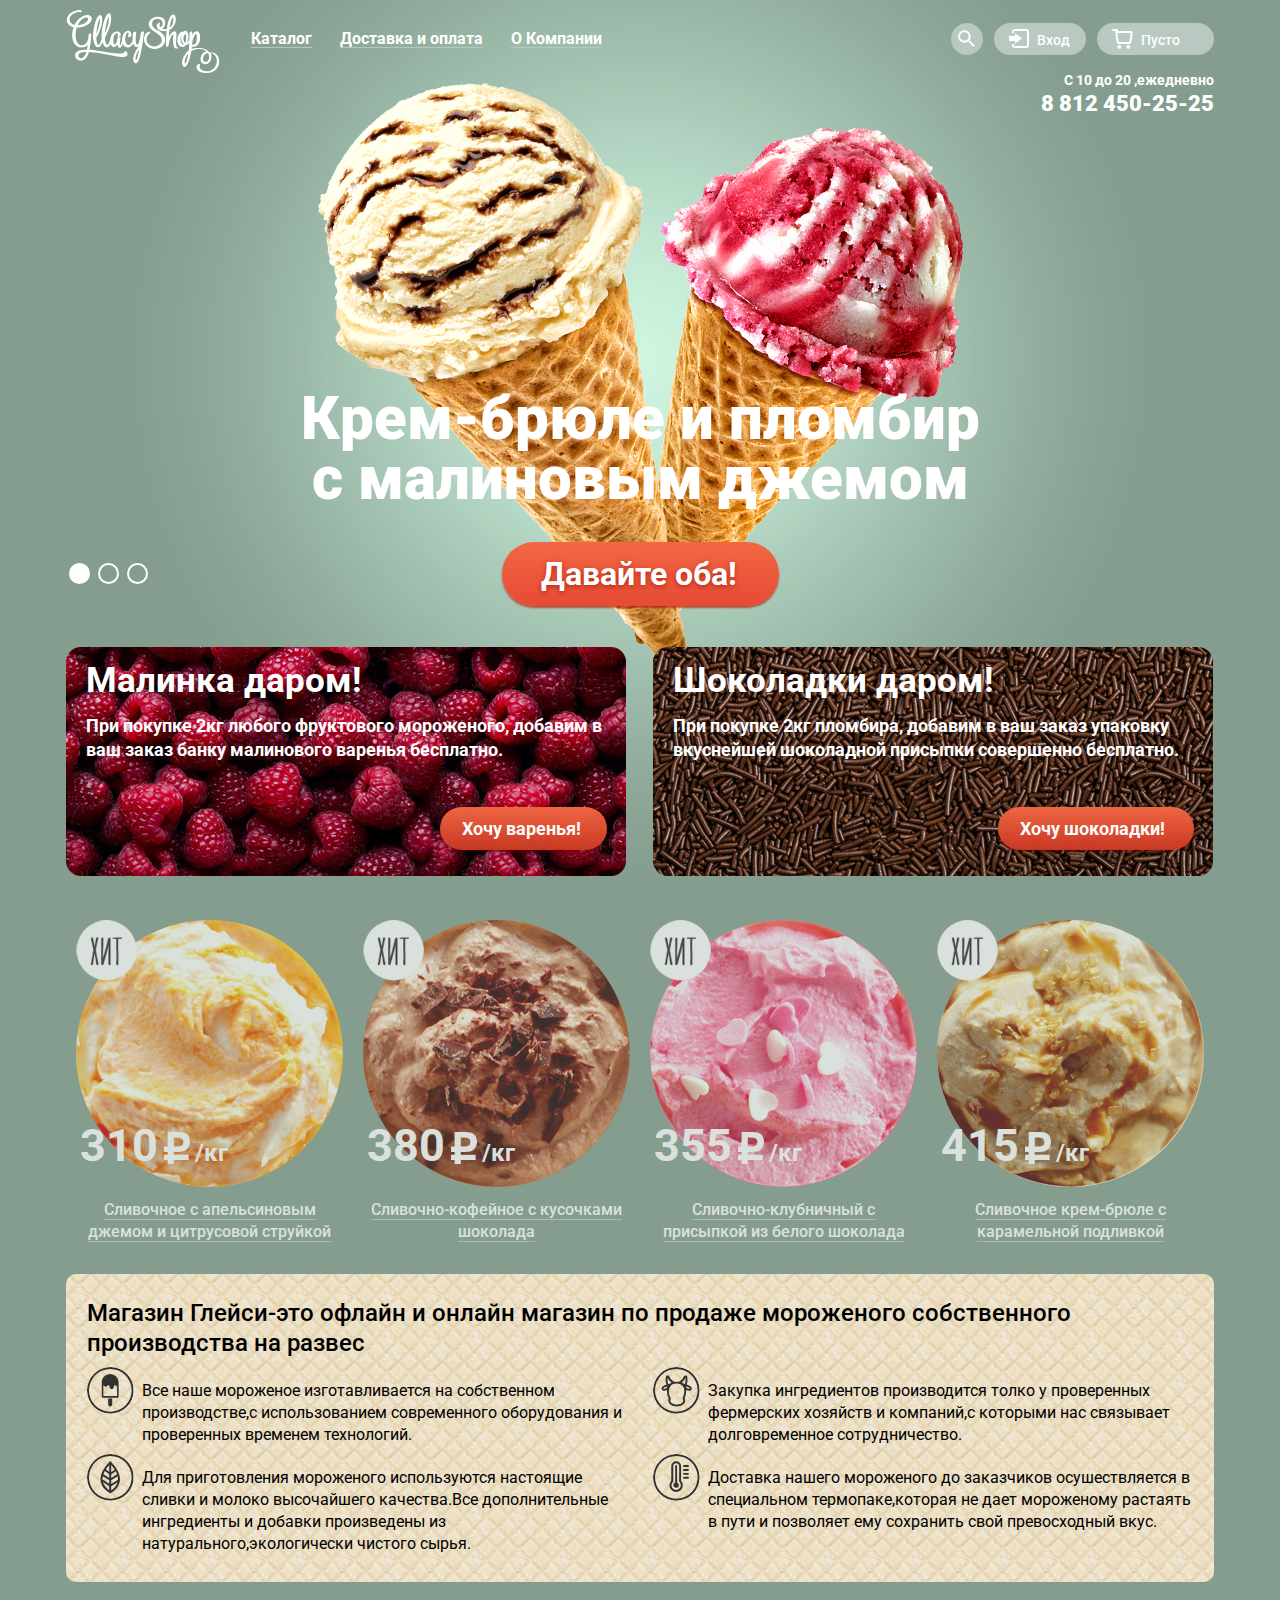
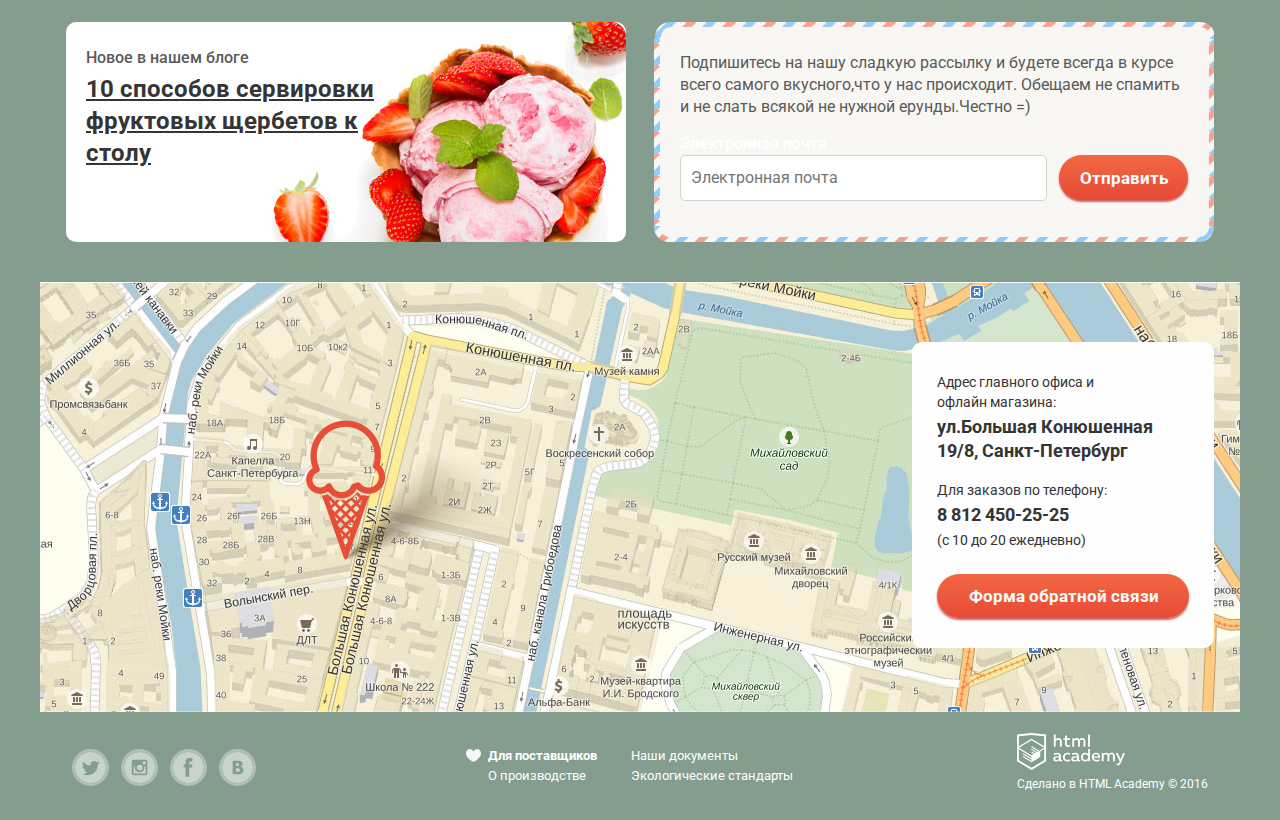
<file: index.html>
<!DOCTYPE html>
<html lang="ru">
  <head>
    <meta charset="utf-8">
	<title>Личный проект «Глейси»</title>
	<link href="css/normalize.css" rel="stylesheet">
	<link href='https://fonts.googleapis.com/css?family=Roboto:400,500,700,900,300&subset=latin,cyrillic' rel='stylesheet' type='text/css'>
	<link href="css/style-min.css" rel="stylesheet">
  </head>
  <body>
  <input type="radio" id="btn-1" name="toggle" checked>
  <input type="radio" id="btn-2" name="toggle">
  <input type="radio" id="btn-3" name="toggle">
  <div class="site-wrapper">
  <div class="content-wrapper">
  <header class="main-header">
	<div class="container clearfix">
	  <a class="logo" href="#">
		<img src="img/index-logo.svg" width="154" height="63" alt="main-logo">
      </a>
	  <nav class="main-navigation">
        <ul class="main-menu">
          <li>
            <a href="../134826-gllacy/catalog.html">Каталог</a>
			<ul class="sub-menu">
		      <li class="title"><a href="#">Новинки</a></li>
		      <li><a href="#">Сливочное</a></li>
			  <li><a href="#">Щербеты</a></li>
			  <li><a href="#">Фруктовый лед</a></li>
			  <li><a href="#">Мелорин</a></li>
		    </ul>  
          </li>
          <li>
            <a href="#">Доставка и оплата</a>
          </li>
          <li>
            <a href="#">О Компании</a>
	      </li>
        </ul>
      </nav>
	  <div class="user-block">
		<ul class="user-block-icons">
		  <li>
			<a class="search"></a>
			<div class="search-area">
			  <form action="#" method="post">
			  <label class="top" for="search-id">Что ищем!</label>
		      <input type="search" name="searching" placeholder="Что ищем!" id="search-id">
			  </form>
			</div>
		  </li>
		  <li>
			<a class="login">Вход</a>
			<div class="login-area"> 
			  <form action="#" method="post" class="clearfix">
			    <label class="top" for="login-id1">Электронная почта</label>
				<input type="email" name="emailing" placeholder="Электронная почта" id="login-id1">
			    <label class="top" for="login-id2">Пароль</label>
				<input type="password" name="password" placeholder="Пароль" id="login-id2">
				<input type="submit" value="Войти" class="button">
				<div class="login-ref">
				  <a href="#">Забыли пароль?</a>
				  <a href="#">Новая регистрация</a>
				</div>
			  </form>
			</div>
		  </li>
	      <li>
			<a class="cart-empty">Пусто</a>
			<a class="cart-full">2 товара</a>
			<div class="cart-area">
			  <table>
				<tr>
				  <td><img src="img/x.svg" width="11" height="11" alt="small-photo3"></td>
			      <td><img src="img/small-cream-1.png" width="33" height="33" alt="small photo1"></td>
				  <td class="td-3">Пломбир с апельсиновым джемом</td>
				  <td class="td-4">1.5 кг x <span class="clr">200 руб.</span></td>
				  <td class="td-5">300 руб.</td>
				</tr>
				<tr class="line">
				   <td><img src="img/x.svg" width="11" height="11" alt="small-photo4"></td>
				   <td><img src="img/small-cream-2.png" width="33" height="33" alt="small photo2"></td>
				   <td class="td-3">Клубничный пломбир с присыпкой из белого шоколада</td>
				   <td class="td-4">1.5 кг x <span class="clr">300 руб.</span></td>
				   <td class="td-5">450 руб.</td>
				</tr>
				<tr>
				  <td></td>
				  <td></td>
				  <td></td>
				  <td colspan="2" class="total"><b>Итого: 750 руб.</b></td>
				</tr>
			  </table>
              <a class="button">Оформить заказ!</a>				
			</div>
	      </li>
		</ul>
        <div class="schedule">С 10 до 20 ,ежедневно</div>
		<div class="phone"><a href="tel:88124502525">8 812 450-25-25</a></div>
	  </div>
    </div>
  </header>
  <main>
	<div class="container">
	  <div class="slider">
        <div class="slide" id="slide1">
          <div class="slide-title">Крем-брюле и пломбир с малиновым джемом</div>
          <a class="slide-btn" href="#">Давайте оба!</a>
        </div>
        <div class="slide" id="slide2">
          <div class="slide-title">Шоколадный пломбир и лимонный сорбет</div>
          <a class="slide-btn" href="#">Давайте оба!</a>
        </div>
        <div class="slide" id="slide3">
          <div class="slide-title">Пломбир с помадкой и клубничный щербет</div>
          <a class="slide-btn" href="#">Давайте оба!</a>
        </div>
		<div class="slider-controls">
          <label for="btn-1"></label>
          <label for="btn-2"></label>
          <label for="btn-3"></label>
        </div>
      </div>
      <section class="free clearfix">		
        <article class="free-raspberry">
		  <h2 class="free-header">Малинка даром!</h2>
		  <p>При покупке 2кг любого фруктового мороженого, добавим в ваш заказ банку малинового варенья бесплатно.</p>
		  <a class="button" href="#">Хочу варенья!</a> 
        </article>
        <article class="free-chocolate">
		  <h2 class="free-header">Шоколадки даром!</h2>
		  <p>При покупке 2кг пломбира, добавим в ваш заказ упаковку вкуснейшей шоколадной присыпки совершенно бесплатно.</p>
		  <a class="button" href="#">Хочу шоколадки!</a>
        </article>
	  </section>
      <section class="icecream clearfix">
		<article class="cream-cover">
		  <div class="cream orange">
		    <img src="img/index-orange.png" width="267" height="267" alt="orange">
			<div class="popular">Хит</div>
		    <div class="price-mass">
			  <span class="price">310</span>
			  <span class="mass">/кг</span>
		    </div>
		    <a href="#">Сливочное с апельсиновым джемом и цитрусовой струйкой</a>
		  </div>
		  <a class="button" href="#">Быстрый просмотр</a>
		</article>
		<article class="cream-cover"> 
		  <div class="cream coffee">
		    <img src="img/index-coffee.png" width="267" height="267" alt="coffee">
			<div class="popular">Хит</div>
		    <div class="price-mass">
			  <span class="price">380</span>
			  <span class="mass">/кг</span>
			</div>
			<a href="#">Сливочно-кофейное с кусочками шоколада</a>
		  </div>
		  <a class="button" href="#">Быстрый просмотр</a>
		</article>
		<article class="cream-cover">
		  <div class="cream strawberry">
		    <img src="img/index-strawberry.png" width="267" height="267" alt="strawberry">
			<div class="popular">Хит</div>
		    <div class="price-mass">
			  <span class="price">355</span>
			  <span class="mass">/кг</span>
			</div>
			<a href="#">Сливочно-клубничный с присыпкой из белого шоколада</a>
		  </div>
		  <a class="button" href="#">Быстрый просмотр</a>
		</article>
		<article class="cream-cover">
		  <div class="cream caramel">
		    <img src="img/index-caramel.png" width="267" height="267" alt="caramel">
			<div class="popular">Хит</div>
		    <div class="price-mass">
			  <span class="price">415</span>
			  <span class="mass">/кг</span>
			</div>
			<a href="#">Сливочное крем-брюле с карамельной подливкой</a>
		  </div>
		  <a class="button" href="#">Быстрый просмотр</a>
		</article>
        </section>	
        <article class="shop-info">
		    <h3 class="shop-header">Магазин Глейси-это офлайн и онлайн магазин по продаже мороженого собственного производства на развес</h3>
		    <div class="details clearfix">
		      <div class="details-left">
			    <div class="details-left-top"><p>Все наше мороженое изготавливается на собственном производстве,с использованием современного оборудования и проверенных временем технологий.</p></div>
		        <div class="details-left-bottom"><p>Для приготовления мороженого используются настоящие сливки и молоко высочайшего качества.Все дополнительные ингредиенты и добавки произведены из натурального,экологически чистого сырья.</p></div>
			  </div>
		      <div class="details-right">
			    <div class="details-right-top"><p>Закупка ингредиентов производится толко у проверенных фермерских хозяйств и компаний,с которыми нас связывает долговременное сотрудничество.</p></div>
		        <div class="details-right-bottom"><p>Доставка нашего мороженого до заказчиков осушествляется в специальном термопаке,которая не дает мороженому растаять в пути и позволяет ему сохранить свой превосходный вкус.</p></div>
		      </div>
            </div>			
        </article>	
        <section class="add-info clearfix">
		  <div class="blog">
 		    <p>Новое в нашем блоге</p>
		    <a href="#">10 способов сервировки фруктовых щербетов к столу</a>
		  </div>
          <div class="subscription">
		    <p>Подпишитесь на нашу сладкую рассылку и будете всегда в курсе всего самого вкусного,что у нас происходит.
		       Обещаем не спамить и не слать всякой не нужной ерунды.Честно =)</p>
		    <form action="#" method="post">
		      <label class="top" for="subscribe">Электронная почта</label>
			  <input type="email" name="email" placeholder="Электронная почта" id="subscribe">
			  <input type="submit" value="Отправить" class="button">
		    </form>			
		  </div>
		</section>
	  </div>
      <div class="map">
	    <div class="container clearfix">
		  <div class="map-icon"></div>
		  <div class="contacts">
		    <div class="contacts-address">
		      <p>Адрес главного офиса и<br>офлайн магазина:</p>
			  <p class="bold">ул.Большая Конюшенная<br>19/8, Санкт-Петербург</p>
			</div>
			<div class="contacts-phone">
			  <p>Для заказов по телефону:</p>
			  <p class="bold">8 812 450-25-25</p>
			  <p>(с 10 до 20 ежедневно)</p>
			</div>
			<a class="button" href="#">Форма обратной связи</a>
			<div class="contacts-form">
			  <h3 class="user-header">Мы обязательно вам ответим!</h3>
			  <form>
			    <input type="text" placeholder="Как вас зовут?">
			    <input type="text" placeholder="Ваша почта для ответа?">
				<textarea rows="6" placeholder="Напишите что нибудь..."></textarea>
				<input type="submit" value="Отправить">
			  </form>	
			</div>
		  </div>
		</div>
      </div>
	</main>
    <footer class="main-footer">
	  <div class="container clearfix">
	    <section class="footer-social">
		  <ul>
		    <li>
			  <a class="social social-tw" href="#">tw</a>
			</li>
		    <li>
			  <a class="social social-inst" href="#">inst</a>
			</li>
		    <li>
			  <a class="social social-fb" href="#">fb</a>
			</li>
		    <li>
			  <a class="social social-vk" href="#">vk</a>
			</li>
		  </ul>
		</section>
		<section class="footer-reference clearfix">
		  <ul class="reference-left">
		    <li>
			  <a href="#"><b>Для поставщиков</b></a>
			</li>  
		    <li>
			  <a href="#">О производстве</a>
			</li>
	      </ul>
		  <ul class="reference-right">
		    <li>
			  <a href="#">Наши документы</a>
			</li>
		    <li>
			  <a href="#">Экологические стандарты</a>
			</li>
		  </ul>
		</section>
		<section class="footer-copyright">
		  <div class="cite-icon">
		    <a href="https://htmlacademy.ru/"></a>
		  </div>
		  <div class="cite-info">
		    Сделано в <a href="https://htmlacademy.ru/">HTML Academy</a> © 2016
          </div>		   
		</section>
	  </div>	
    </footer>
  </div>
  </div>	
  </body>
</html>
</file>
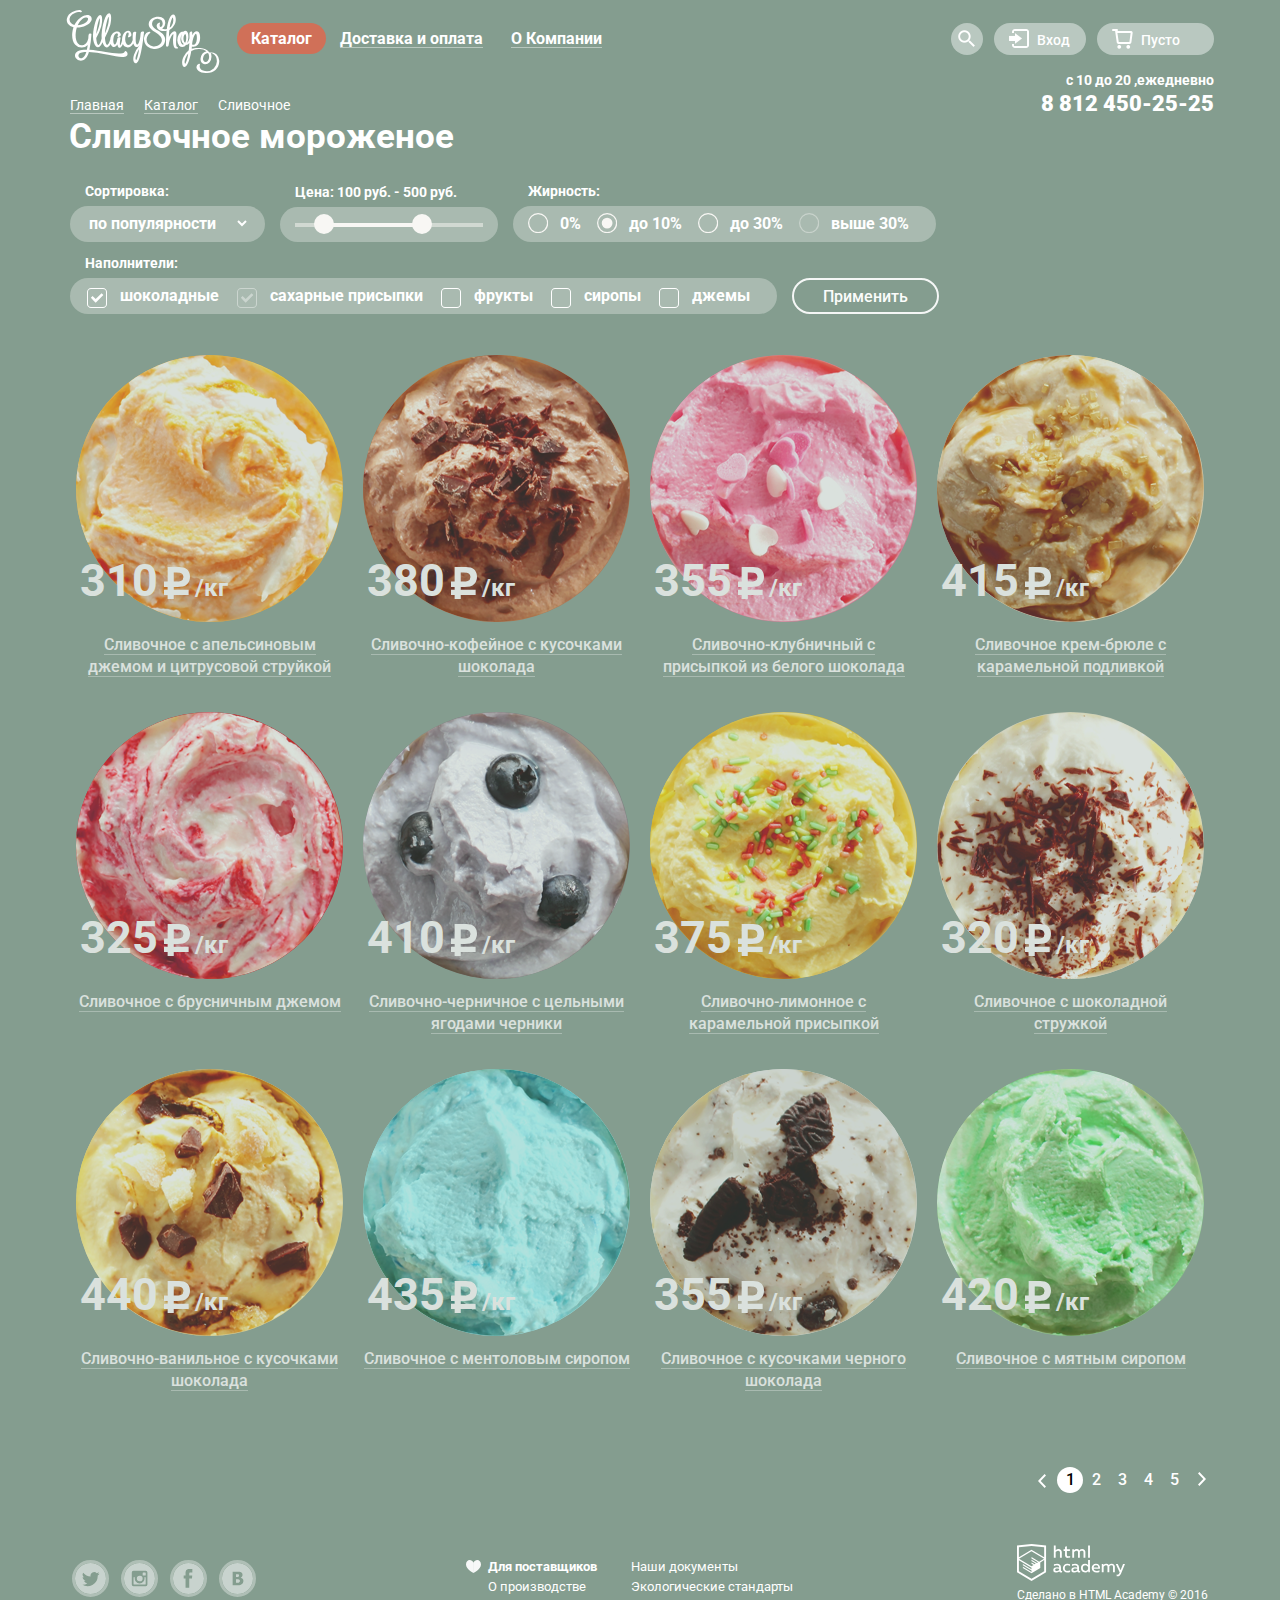
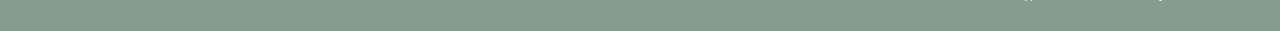
<file: catalog.html>
<!DOCTYPE html>
<html lang="ru">
  <head>
    <meta charset="utf-8">
	<title>Личный проект «Глейси»</title>
	<link href="css/normalize.css" rel="stylesheet">
	<link href='https://fonts.googleapis.com/css?family=Roboto:400,500,700,900,300&subset=latin,cyrillic' rel='stylesheet' type='text/css'>
	<link href="css/style-min.css" rel="stylesheet">
  </head>
  <body>
    <header class="main-header">
	  <div class="container clearfix">
	    <a class="logo" href="#">
		  <img src="img/index-logo.svg" width="154" height="63" alt="main-logo">
		</a>
		<nav class="main-navigation">
          <ul class="main-menu">
            <li class="active">
              <a href="#">Каталог</a>
			  <ul class="sub-menu">
				<li class="title"><a href="#">Новинки</a></li>
				<li class="active2"><a href="#" style="background-color:#d07058;">Сливочное</a></li>
				<li><a href="#">Щербеты</a></li>
				<li><a href="#">Фруктовый лед</a></li>
				<li><a href="#">Мелорин</a></li>
		      </ul>  
            </li>
            <li>
              <a href="#">Доставка и оплата</a>
            </li>
            <li>
              <a href="#">О Компании</a>
			</li>
          </ul>
        </nav>
		<div class="user-block">
		  <ul class="user-block-icons">
		    <li>
			  <a class="search"></a>
			  <div class="search-area">
			    <form action="#" method="post">
			      <label class="top" for="search-id">Что ищем!</label>
				  <input type="search" name="searching" placeholder="Что ищем!" id="search-id">
				</form>
			  </div>
			</li>
		    <li>
			  <a class="login">Вход</a>
			  <div class="login-area"> 
			    <form action="#" method="post"  class="clearfix">
			      <label class="top" for="login-id1">Электронная почта</label>
				  <input type="email" name="emailing" placeholder="Электронная почта" id="login-id1">
			      <label class="top" for="login-id2">Пароль</label>
				  <input type="password" name="password" placeholder="Пароль" id="login-id2">
				  <input type="submit" value="Войти" class="button">
				  <div class="login-ref">
				    <a href="#">Забыли пароль?</a>
				    <a href="#">Новая регистрация</a>
				  </div>
				</form>
			  </div>
		    </li>
			<li>
			  <a class="cart-empty">Пусто</a>
			  <a class="cart-full">2 товара</a>
			  <div class="cart-area">
			    <table>
				  <tr>
				    <td><img src="img/x.svg" width="11" height="11" alt="small-photo3"></td>
					<td><img src="img/small-cream-1.png" width="33" height="33" alt="small-photo1"></td>
					<td class="td-3">Пломбир с апельсиновым джемом</td>
					<td class="td-4">1.5 кг x <span class="clr">200 руб.<span></td>
					<td class="td-5">300 руб.</td>
				  </tr>
				  <tr class="line">
				    <td><img src="img/x.svg" width="11" height="11" alt="small-photo4"></td>
					<td><img src="img/small-cream-2.png" width="33" height="33" alt="small-photo2"></td>
					<td class="td-3">Клубничный пломбир с присыпкой из белого шоколада</td>
					<td class="td-4">1.5 кг x <span class="clr">300 руб.</span></td>
					<td class="td-5">450 руб.</td>
				  </tr>
				  <tr>
					<td colspan="5" class="total"><b>Итого: 750 руб.</b></td>
				  </tr>
				</table>
                <a class="button">Оформить заказ!</a>				
			  </div>
			</li>
		  </ul>
          <div class="schedule">с 10 до 20 ,ежедневно</div>
		  <div class="phone"><a href="tel:88124502525">8 812 450-25-25</a></div>
		</div>
      </div>		
	</header>
	<main>
	  <div class="container clearfix">
	    <ul class="breadcrumbs">
	      <li>
		    <a href="#">Главная</a>
		  </li>
		  <li>
		    <a href="#">Каталог</a>
		  </li>
		  <li>
		    <a class="active">Сливочное</a>
		  </li>
	    </ul>
		<h2 class="catalog-header">Сливочное мороженое</h2>
		<div class="choice">
		  <div class="title">Сортировка:</div>
		  <div class="option">
		    <select>
		      <option>по популярности</option>
			  <option>сначала недорогие</option>
			  <option>сначала дорогие</option>
			  <option>по жирности</option>
		    </select>
		  </div>
		</div>
		<div class="choice">
		  <div class="title">Цена: 100 руб. - 500 руб.</div>
		  <div class="option">
		    <div class="range-box">
		      <div class="range"></div>
			  <div class="price-range"></div>
			  <div class="toggle min-toggle"></div>
			  <div class="toggle max-toggle"></div>
			</div>
		  </div>
		</div>
		<div class="choice">
		  <div class="title">Жирность:</div>
		  <div class="option">
		    <div class="radio">
		      <input type="radio" name="btr" id="btn-1">
			  <label for="btn-1">0%</label>
			  <input type="radio" name="btr" id="btn-2" checked>
			  <label for="btn-2">до 10%</label>
			  <input type="radio" name="btr" id="btn-3">
			  <label for="btn-3">до 30%</label>
			  <input type="radio" name="btr" id="btn-4" disabled>
			  <label for="btn-4">выше 30%</label>
			</div>
		  </div>
		</div>
		<div class="choice">
		  <div class="title">Наполнители:</div>
		  <div class="option">
		    <input type="checkbox" id="check-1" checked>
			  <label for="check-1">шоколадные</label>
		    <input type="checkbox" id="check-2" checked disabled>
			  <label for="check-2">сахарные присыпки</label>
		    <input type="checkbox" id="check-3">
			  <label for="check-3">фрукты</label>
		    <input type="checkbox" id="check-4">
			  <label for="check-4">сиропы</label>
		    <input type="checkbox" id="check-5">
			  <label for="check-5">джемы</label>
		  </div>
		</div>
		<div class="choice">
		  <div class="submit">
		    <input type="submit" value="Применить">
	      </div>
		</div>
		<section class="icecream clearfix">
		<article class="cream-cover cover-1">
		  <div class="cream orange">
		    <img src="img/index-orange.png" width="267" height="267" alt="orange">
		    <div class="price-mass">
			  <span class="price">310</span>
			  <span class="mass">/кг</span>
		    </div>
		    <a href="#">Сливочное с апельсиновым джемом и цитрусовой струйкой</a>
		  </div>
		  <a class="button" href="#">Быстрый просмотр</a>
		</article>
		<article class="cream-cover cover-1">
		  <div class="cream coffee">
		    <img src="img/index-coffee.png" width="267" height="267" alt="coffee">
		    <div class="price-mass">
			  <span class="price">380</span>
			  <span class="mass">/кг</span>
			</div>
			<a href="#">Сливочно-кофейное с кусочками шоколада</a>
		  </div>
		  <a class="button" href="#">Быстрый просмотр</a>
		</article>
		<article class="cream-cover cover-1">
		  <div class="cream strawberry">
		    <img src="img/index-strawberry.png" width="267" height="267" alt="strawberry">
		    <div class="price-mass">
			  <span class="price">355</span>
			  <span class="mass">/кг</span>
			</div>
			<a href="#">Сливочно-клубничный с присыпкой из белого шоколада</a>
	      </div>
		  <a class="button" href="#">Быстрый просмотр</a>
		</article>
		<article class="cream-cover cover-1">
		  <div class="cream caramel">
		    <img src="img/index-caramel.png" width="267" height="267" alt="caramel">
		    <div class="price-mass">
			  <span class="price">415</span>
			  <span class="mass">/кг</span>
			</div>
			<a href="#">Сливочное крем-брюле с карамельной подливкой</a>
		  </div>
		  <a class="button" href="#">Быстрый просмотр</a>
		</article>
		<article class="cream-cover cover-2">
 		  <div class="cream cowberry">
		    <img src="img/catalog-cowberry.png" width="267" height="267" alt="cowberry">
		    <div class="price-mass">
			  <span class="price">325</span>
			  <span class="mass">/кг</span>
			</div>
			<a href="#">Сливочное с брусничным джемом</a>
		  </div>
		  <a class="button" href="#">Быстрый просмотр</a>
		</article>
		<article class="cream-cover cover-2">
		  <div class="cream blueberry">
		    <img src="img/catalog-blueberry.png" width="267" height="267" alt="blueberry">
		    <div class="price-mass">
			  <span class="price">410</span>
			  <span class="mass">/кг</span>
			</div>
			<a href="#">Сливочно-черничное с цельными ягодами черники</a>
		  </div>
		  <a class="button" href="#">Быстрый просмотр</a>
		</article>
		<article class="cream-cover cover-2">
		  <div class="cream lemon">
		    <img src="img/catalog-lemon.png" width="267" height="267" alt="lemon">
		    <div class="price-mass">
			  <span class="price">375</span>
			  <span class="mass">/кг</span>
			</div>
			<a href="#">Сливочно-лимонное с карамельной присыпкой</a>
		  </div>
		  <a class="button" href="#">Быстрый просмотр</a>
		</article>
		<article class="cream-cover cover-2">
		  <div class="cream chocolate">
		    <img src="img/catalog-chocolate.png" width="267" height="267" alt="chocolate">
		    <div class="price-mass">
			  <span class="price">320</span>
			  <span class="mass">/кг</span>
			</div>
			<a href="#">Сливочное с шоколадной стружкой</a>
		  </div>
		  <a class="button" href="#">Быстрый просмотр</a>
		</article>
		<article class="cream-cover cover-3">
		  <div class="cream vanil">
		    <img src="img/catalog-vanil.png" width="267" height="267" alt="vanil">
		    <div class="price-mass">
			  <span class="price">440</span>
			  <span class="mass">/кг</span>
			</div>
			<a href="#">Сливочно-ванильное с кусочками шоколада</a>
		  </div>
		  <a class="button" href="#">Быстрый просмотр</a>
		</article>
		<article class="cream-cover cover-3">
		  <div class="cream menthol">
		    <img src="img/catalog-menthol.png" width="267" height="267" alt="menthol">
		    <div class="price-mass">
			  <span class="price">435</span>
			  <span class="mass">/кг</span>
			</div>
			<a href="#">Сливочное с ментоловым сиропом</a>
		  </div>
		  <a class="button" href="#">Быстрый просмотр</a>
		</article>
		<article class="cream-cover cover-3">
		  <div class="cream dark-chocolate">
		    <img src="img/catalog-dark.png" width="267" height="267" alt="dark-chocolate">
		    <div class="price-mass">
			  <span class="price">355</span>
			  <span class="mass">/кг</span>
			</div>
			<a href="#">Сливочное с кусочками черного шоколада</a>
		  </div>
		  <a class="button" href="#">Быстрый просмотр</a>
		</article>
		<article class="cream-cover cover-3">
		  <div class="cream spearmint">
		    <img src="img/catalog-spearmint.png" width="267" height="267" alt="spearmint">
		    <div class="price-mass">
			  <span class="price">420</span>
			  <span class="mass">/кг</span>
			</div>
			<a href="#">Сливочное с мятным сиропом</a>
		  </div>
		  <a class="button" href="#">Быстрый просмотр</a>
		</article>
        </section>
		<div class="pages">
		  <ul class="page-list">
		    <li><a class="prev" href="#"></a></li>
		    <li><a class="active" href="#">1</a></li>
		    <li><a href="#">2</a></li>
		    <li><a href="#">3</a></li>
		    <li><a href="#">4</a></li>
		    <li><a href="#">5</a></li>
		    <li><a class="next" href="#"></a></li>
		  </ul>
		</div>
	  </div>
	</main>  
    <footer class="main-footer">
	  <div class="container clearfix">
	    <section class="footer-social">
		  <ul>
		    <li>
			  <a class="social social-tw" href="#">tw</a>
			</li>
		    <li>
			  <a class="social social-inst" href="#">inst</a>
			</li>
		    <li>
			  <a class="social social-fb" href="#">fb</a>
			</li>
		    <li>
			  <a class="social social-vk" href="#">vk</a>
			</li>
		  </ul>
		</section>
		<section class="footer-reference clearfix">
		  <ul class="reference-left">
		    <li>
			  <a href="#"><b>Для поставщиков</b></a>
			</li>  
		    <li>
			  <a href="#">О производстве</a>
			</li>
	      </ul>
		  <ul class="reference-right">
		    <li>
			  <a href="#">Наши документы</a>
			</li>
		    <li>
			  <a href="#">Экологические стандарты</a>
			</li>
		  </ul>
		</section>
		<section class="footer-copyright">
		  <div class="cite-icon">
		    <a href="https://htmlacademy.ru/"></a>
		  </div>
		  <div class="cite-info">
		    Сделано в <a href="https://htmlacademy.ru/">HTML Academy</a> © 2016
          </div>		   
		</section>
	  </div>	
    </footer>  	  
  </body>
</html>
</file>
<file: css/style-min.css>
.main-menu>li>a,body{color:#fff;font-weight:700;font-family:Roboto,Arial,sans-serif}.main-menu>li>a,.sub-menu a,body{font-family:Roboto,Arial,sans-serif}.user-block-icons a,body a{text-decoration:none}.cart-area,.login-area,.search-area,.sub-menu{top:37px;z-index:100}.phone a,.schedule,.total{text-align:right}.clearfix::after,.contacts-form:before,.cream .price:after,.details p:before,.reference-left b:before,.site-wrapper:after,.site-wrapper:before,input[type=radio]+label:before{content:""}body{font-size:16px;line-height:22px;background-color:#849d8f;z-index:1}.main-menu li:hover,.main-menu li:hover a{background-color:#f7f6f3}body>input[type=radio]{display:none}.container{width:1148px;padding:0;margin:0 auto}.clearfix::after{display:table;clear:both}.logo{display:block;float:left;width:155px;height:63px;margin-right:16px;padding-top:10px;cursor:pointer}.main-menu,.sub-menu{padding:0;list-style:none}.main-menu{float:left;margin:23px 0 0;max-width:500px;font-size:0}.main-menu>li{position:relative;display:inline-block;border-radius:25px;vertical-align:top}.main-menu>li>a{position:relative;display:block;font-size:16px;line-height:16px;border-bottom:1px solid #b8c7be;cursor:pointer;margin:8px 14px 7px}.sub-menu a,.title a{font-size:14px;line-height:20px}.main-menu li:hover a{border:none;color:#333}.main-menu>li:active{box-shadow:inset 0 2px 1px 0 #6c6d6c;background-color:#ededed}.main-menu .active{background-color:#d07058}.main-menu .active a{border:none}.sub-menu{display:none;position:absolute;min-width:145px;left:-7px;margin:0;background-color:#f8f7f4;border-radius:5px;box-shadow:0 20px 20px 0 rgba(0,0,0,.4)}.sub-menu li{height:20px;padding:7px 21px 6px}.sub-menu a{font-weight:400;color:#343434}.sub-menu .title{margin:0;border-bottom:1px solid #d1d0ce;padding-bottom:11px}.title a{font-weight:700;color:#333}.main-menu li:first-child:hover .sub-menu{display:block}.sub-menu li:hover,.sub-menu li:hover a{background-color:#fbded7}.sub-menu li:active,.sub-menu li:active a{background-color:#f6b5a5}.sub-menu .active2{background-color:#d07058}.user-block{float:right;max-width:265px;margin:23px 0 0}.user-block-icons{margin:0 0 5px;padding:0;list-style:none;font-size:0}.user-block-icons li{position:relative;display:inline-block;margin:0 11px 0 0;padding:0 0 10px;vertical-align:top}.user-block-icons li:last-child{margin-right:0}.user-block-icons li:hover .cart-area,.user-block-icons li:hover .login-area,.user-block-icons li:hover .search-area{display:block}.user-block-icons a{display:block;position:relative;font-size:14px;line-height:20px;font-weight:500;color:#fff;vertical-align:top;cursor:pointer}.login-area,.search-area,.user-block-icons li:hover .cart-empty{display:none}.blog a,.login-ref a{text-decoration:underline}.user-block-icons a:hover{background-color:#f8f7f4;color:#323232}.user-block-icons .search{width:32px;height:32px;border-radius:50%;background:url(../img/sprite.png) -13px -393px no-repeat #b9c8c0}.td-4,.td-5{height:33px}.user-block-icons .search:hover{background:url(../img/sprite.png) -13px -450px no-repeat #f8f7f4}.search-area{position:absolute;left:-238px;padding:15px;background-color:#f8f7f4;border-radius:5px}.search-area input[type=search]{width:217px;font-size:14px;line-height:24px;font-weight:400;color:#999;background-color:#fff;border-radius:5px;border:1px solid #d3d3d2;padding:9px 11px 6px}.search-area input[type=search]:hover{border:2px solid #d3d3d2;padding:8px 10px 5px}.search-area input[type=search]:focus{border:2px solid #8fbdec;border-radius:5px;outline:0;padding:8px 10px 5px}.user-block-icons .login{position:relative;border-radius:25px;background:url(../img/sprite.png) -5px -276px no-repeat #b9c8c0;padding:7px 16px 5px 43px}.user-block-icons .login:hover{background:url(../img/sprite.png) -5px -335px no-repeat #f8f7f4}.login-area input[type=submit],.login-area input[type=submit]:hover{background-image:-moz-linear-gradient(90deg,#e74a35 0,#f26843 100%);background-image:-webkit-linear-gradient(90deg,#e74a35 0,#f26843 100%);background-image:-ms-linear-gradient(90deg,#e74a35 0,#f26843 100%);box-shadow:0 1px 2px 0 rgba(172,16,0,.004)}.login-area{position:absolute;width:241px;left:-210px;background-color:#f8f7f4;border-radius:5px;padding:20px 15px 10px}.login-area input[type=email]{float:left;width:209px;margin:0 0 10px;font-size:14px;line-height:24px;font-weight:400;color:#999;background-color:#fff;border:1px solid #d3d3d2;border-radius:5px;padding:9px 15px 6px}.login-area input[type=email]:hover{border:2px solid #d3d3d2;padding:8px 14px 5px}.login-area input[type=email]:focus{border:2px solid #8fbdec;outline:0;padding:8px 14px 5px}.login-area input[type=password]{float:left;width:209px;margin-bottom:15px;font-size:14px;line-height:24px;font-weight:400;color:#999;background-color:#fff;border-radius:5px;border:1px solid #d3d3d2;padding:9px 15px 6px}.login-area input[type=password]:hover{border:2px solid #d3d3d2;padding:8px 14px 5px}.login-area input[type=password]:focus{border:2px solid #8fbdec;outline:0;padding:8px 14px 5px}.login-area input[type=submit]{float:left;width:103px;margin-right:18px;font-size:15px;line-height:25px;font-weight:700;color:#fefefe;border:none;border-radius:25px;padding:6px 30px 5px}.login-ref a,td{font-size:13px;font-weight:400;color:#333}.login-area input[type=submit]:active{background-image:-moz-linear-gradient(90deg,#f26843 0,#e74a35 100%);background-image:-webkit-linear-gradient(90deg,#f26843 0,#e74a35 100%);background-image:-ms-linear-gradient(90deg,#f26843 0,#e74a35 100%);box-shadow:inset 0 2px 2px 0 rgba(148,39,24,.004)}.login-ref{float:left;width:120px}.login-ref a{line-height:18px;cursor:pointer}.phone a,.slide-btn{text-decoration:none}.user-block-icons .cart-empty{position:relative;border-radius:25px;background:url(../img/sprite.png) -5px -14px no-repeat #b9c8c0;padding:7px 34px 5px 44px}.user-block-icons .cart-full{display:none;position:relative;border-radius:25px;background:url(../img/sprite.png) -5px -74px no-repeat,url(../img/cart-full.png) 19px 10px no-repeat;padding:7px 16px 5px 44px}.user-block-icons li:hover .cart-full{display:block}.cart-area{position:absolute;display:none;left:-420px;background-color:#f8f7f4;border-radius:5px;padding:16px 15px 14px}table{border-collapse:collapse}.line{border-bottom:1px solid #cacac7}td{padding:10px 13px 10px 2px;line-height:17px;vertical-align:middle}.td-3,.td-4,.td-5,.total{padding-right:30px}.cart-area .button,.total{font-size:15px;font-weight:700px}.td-4{width:97px}.clr{color:grey}.td-5{width:50px}.total{line-height:26px}.cart-area .button{float:right;margin-right:0;padding:5px 22px;line-height:25px;color:#fefefe;background-image:-moz-linear-gradient(90deg,#e74a35 0,#f26843 100%);background-image:-webkit-linear-gradient(90deg,#e74a35 0,#f26843 100%);background-image:-ms-linear-gradient(90deg,#e74a35 0,#f26843 100%);box-shadow:0 1px 2px 0 rgba(172,16,0,.004);border-radius:25px}.site-wrapper:after,.site-wrapper:before{background-image:url(../img/index-main.png)}.schedule{font-size:14px;line-height:20px;font-weight:700;color:#fff}.phone a{display:block;font-size:22px;line-height:28px;font-weight:900;color:#fff}.cream,.page-list a,.slider{text-align:center}.site-wrapper{min-width:1200px;min-height:100vh;background-repeat:no-repeat;background-position:top center;transition:background-image .5s ease,background-color .5s ease}.site-wrapper:after,.site-wrapper:before{visibility:hidden}.content-wrapper{width:1200px;margin:0 auto}.slider{position:relative;padding-top:204px;color:#fff}.slide{display:none}.slide-btn,.slider-controls label{display:inline-block;vertical-align:top}.slide-title{width:700px;margin:67px auto 32px;font-weight:900;font-size:60px;line-height:60.35px}.slide-btn{padding:2px 42px 2px 39px;font-weight:700;font-size:32px;line-height:60px;color:#fff;text-shadow:0 2px 5px rgba(160,32,11,.76);background:#f26843;background:-moz-linear-gradient(top,#f26843 0,#e74a35 100%);background:-webkit-linear-gradient(top,#f26843 0,#e74a35 100%);background:linear-gradient(to bottom,#f26843 0,#e74a35 100%);box-shadow:0 2px 2px rgba(172,16,0,.64);border-radius:100px}.slide-btn:hover{background:-moz-linear-gradient(top,#f58669 0,#ec6f5e 100%);background:-webkit-linear-gradient(top,#f58669 0,#ec6f5e 100%);background:linear-gradient(to bottom,#f58669 0,#ec6f5e 100%);box-shadow:0 2px 2px rgba(172,16,0,1)}.slide-btn:active{background:-moz-linear-gradient(top,#d84732 0,#e1613e 100%);background:-webkit-linear-gradient(top,#d84732 0,#e1613e 100%);background:linear-gradient(to bottom,#d84732 0,#e1613e 100%);box-shadow:inset 0 2px 2px rgba(172,16,0,1)}#btn-1:checked~.site-wrapper,#btn-2:checked~.site-wrapper,#btn-3:checked~.site-wrapper{background-image:url(../img/index-main.png)}.slider-controls{position:absolute;min-width:85px;bottom:21px;left:0;z-index:20;font-size:0}.slider-controls label{width:17px;height:17px;padding:0;margin:0 8px 0 0;background-color:transparent;border:2px solid #fff;border-radius:50px;cursor:pointer}#btn-1:checked~.site-wrapper #slide1,#btn-2:checked~.site-wrapper #slide2,#btn-3:checked~.site-wrapper #slide3,.free .button{display:block}.free-chocolate,.free-raspberry{width:521px;min-height:188px;border-radius:5px;padding:11px 20px 30px}.slider-controls label:hover{background-color:#b2c1b7}#btn-1:checked~.site-wrapper{background-color:#849d8f}#btn-2:checked~.site-wrapper{background-color:#8996a6}#btn-3:checked~.site-wrapper{background-color:#9d8b84}#btn-1:checked~.site-wrapper label[for=btn-1],#btn-2:checked~.site-wrapper label[for=btn-2],#btn-3:checked~.site-wrapper label[for=btn-3]{background-color:#fff}.free{margin-top:41px;margin-bottom:30px}.free-raspberry{float:left;margin-right:25px;background:url(../img/index-raspberry.png) no-repeat}.free-chocolate{float:right;background:url(../img/index-chocolate.png) no-repeat}.free-header{margin-top:0;margin-bottom:11px;font-size:35px;line-height:45px;font-weight:700}.free .button,.free p{font-size:18px;line-height:24px;font-weight:700}.free p{margin:0 0 45px}.free .button{color:#fefefe;background-image:-moz-linear-gradient(90deg,#ca3824 0,#f26843 100%);background-image:-webkit-linear-gradient(90deg,#ca3824 0,#f26843 100%);background-image:-ms-linear-gradient(90deg,#ca3824 0,#f26843 100%);opacity:.988;box-shadow:0 2px 2px 0 rgba(85,8,0,.54);border-radius:25px;padding:10px 22px 9px}.free .button:hover{background-image:-moz-linear-gradient(90deg,#e74a35 0,#f26843 100%);background-image:-webkit-linear-gradient(90deg,#e74a35 0,#f26843 100%);background-image:-ms-linear-gradient(90deg,#e74a35 0,#f26843 100%);box-shadow:0 1px 2px 0 rgba(172,16,0,.004)}.free-raspberry .button{min-width:121px;height:24px;margin-left:354px}.free-chocolate .button{min-width:150px;height:24px;margin-left:325px}.icecream{margin-top:20px}.cream-cover{float:left;position:relative;width:267px;min-height:375px;padding:10px 10px 22px;margin-bottom:-50px;border-radius:10px;opacity:.7;z-index:100}.cover-1{z-index:120}.cover-2{z-index:110}.cover-3{z-index:100}.cream-cover .button{position:absolute;display:none;width:201px;bottom:22px;left:5px;padding:5px 28px;margin-left:10px;font-size:15px;line-height:25px;font-weight:700;color:#fcedeb;text-align:center;background:#f26843;background:-moz-linear-gradient(top,#f26843 0,#e74a35 100%);background:-webkit-linear-gradient(top,#f26843 0,#e74a35 100%);background:linear-gradient(to bottom,#f26843 0,#e74a35 100%);box-shadow:0 2px 2px rgba(172,16,0,.64);border-radius:25px}.blog a,.contacts a,.cream img,.cream-cover:hover .button{display:block}.cream,.cream img{position:relative;width:267px}.cream-cover:hover{background-color:#a7b8ad}.cream-cover:hover a{border:none}.cream{float:left;height:325px;margin-bottom:16px}.cream img{height:267px;border-radius:50%}.cream .popular{position:absolute;top:0;left:0;width:61px;height:61px;font-size:0;background:url(../img/index-h.png) no-repeat}.cream .price-mass{position:relative;top:-52px;left:0;width:155px;vertical-align:bottom}.cream .price{position:relative;top:0;left:0;width:75px;padding-right:33px;font-size:45px;font-weight:700;color:#fff}.cream .price:after{position:absolute;top:13px;right:0;width:27px;height:32px;background:url(../img/rubl.svg) no-repeat}.cream .mass,.cream a,.details p{position:relative}.cream .mass{top:0;right:0;width:44px;height:24px;font-size:24px;font-weight:700;color:#fff}.cream a{top:-20px;font-size:16px;line-height:22px;font-weight:500;font-family:Roboto,sans-serif;color:#fff;border-bottom:1px solid #b8c7be}.cream a:active,.cream a:hover{color:#ffbc9e;border-bottom:1px solid #a7a294}.orange img{background-color:#feab29}.coffee img{background-color:#bb6d43}.strawberry img{background-color:#f07399}.caramel img{background-color:#f8e5c4}.cowberry img{background-color:#ce0011}.blueberry img{background-color:#7d737c}.lemon img{background-color:#f4c51e}.chocolate img{background-color:#e5e0cd}.vanil img{background-color:#f6e095}.menthol img{background-color:#9aedf1}.dark-chocolate img{background-color:#eaeae9}.spearmint img{background-color:#87d185}.shop-info{min-height:256px;margin-top:7px;border-radius:10px;color:#000;background:url(../img/gllacy-vaflya.jpg);padding:24px 21px 27px}.details-left,.details-right{width:540px;min-height:138px}.shop-header{margin:0 0 9px;font-size:24px;line-height:30px;font-weight:500}.details-left{float:left;margin-right:26px}.details-right{float:right}.details-left-top,.details-right-top{min-height:87px}.details p{margin:0;padding-left:55px;padding-top:13px;font-size:16px;line-height:22px;font-weight:400}.details p:before{position:absolute;top:0;left:0;width:47px;height:47px;border-radius:50%}.contacts,.range-box,.subscription{position:relative}.details-left-top p:before{background:url(../img/index-icon1.svg) no-repeat}.details-left-bottom p:before{background:url(../img/index-icon2.svg) no-repeat}.details-right-top p:before{background:url(../img/index-icon3.svg) no-repeat}.details-right-bottom p:before{background:url(../img/index-icon4.svg) no-repeat}.add-info{margin-top:40px}.blog{float:left;width:520px;min-height:170px;padding:25px 20px;margin-right:25px;background:url(../img/index-blog.jpg) repeat-y;border-radius:10px}.blog p{margin:0 0 4px;color:#5a5a5a;font-weight:500}.blog a{margin:0;width:300px;font-size:24px;line-height:32px;font-weight:700;color:#353535}.blog a:active,.blog a:hover{color:#ec593c}.subscription{float:right;width:508px;min-height:150px;padding:30px 26px 40px;background:url(../img/sub-top.jpg) top left no-repeat,url(../img/sub-bottom.jpg) bottom left no-repeat,url(../img/sub-middle.jpg) repeat-y;border-radius:10px}.subscription p{margin:0 0 15px;padding:0;font-size:16px;line-height:22px;color:#5a5a5a;font-weight:400}.subscription input[type=email]{width:345px;margin-right:8px;padding:10px;font-size:16px;font-weight:400;line-height:24px;border-radius:5px;border:1px solid #d3d3d2}.subscription input[type=email]:hover{border:2px solid #d3d3d2;padding:9px}.subscription input[type=email]:focus{border:2px solid #8fbdec;padding:9px;outline:0}.subscription input[type=submit]{float:right;width:129px;padding:11px 21px 9px;font-size:17px;line-height:25px;font-weight:700;color:#fefefe;border:none;border-radius:25px;background-image:-moz-linear-gradient(90deg,#e74a35 0,#f26843 100%);background-image:-webkit-linear-gradient(90deg,#e74a35 0,#f26843 100%);background-image:-ms-linear-gradient(90deg,#e74a35 0,#f26843 100%);box-shadow:0 2px 2px 0 rgba(172,16,0,.64)}.map{margin:40px auto 0;width:1200px;height:430px;background:url(../img/index-map.jpg) no-repeat}.map-icon{float:left;width:218px;height:142px;margin-left:240px;margin-top:138px;background:url(../img/map-icon.png) no-repeat}.contacts a,.contacts-form input[type=submit]{background-image:-moz-linear-gradient(90deg,#e74a35 0,#f26843 100%);background-image:-webkit-linear-gradient(90deg,#e74a35 0,#f26843 100%);cursor:pointer}.contacts{float:right;width:252px;min-height:245px;padding:30px 25px;margin-top:60px;margin-right:0;background-color:#fefefe;border-radius:10px}.contacts-phone{margin-top:17px;margin-bottom:24px}.contacts p{margin:0;font-size:14px;line-height:20px;font-weight:400;color:#343434}.contacts .bold{margin:3px 0;font-size:18px;line-height:24px;font-weight:700;color:#343434}.contacts a{width:220px;padding-top:10px;padding-bottom:9px;padding-left:32px;font-size:17px;line-height:25px;color:#fefefe;font-weight:700;border-radius:25px;background-image:-ms-linear-gradient(90deg,#e74a35 0,#f26843 100%);box-shadow:0 2px 2px 0 rgba(172,16,0,.64)}.contacts-form{position:absolute;display:none;width:427px;padding:20px 25px 25px;bottom:-40px;left:-170px;border-radius:10px;background-color:#f8f7f4;z-index:100}.contacts-form input[type=text]:focus .top,.contacts:hover .contacts-form{display:block}.contacts-form:before{position:absolute;width:17px;height:17px;background:url(../img/x-2.svg) no-repeat;top:15px;right:15px}.user-header{font:24px;line-height:22px;color:#343434;margin:0 0 25px;padding:0}.contacts-form input[type=text]{width:235px;height:24px;margin-bottom:20px;font-size:16px;line-height:24px;font-weight:400;color:#656565;border:1px solid #d3d3d2;border-radius:5px;padding:10px 15px 8px}textarea{width:390px;border:1px solid #d3d3d2;padding-left:15px;padding-right:15px;margin-bottom:25px}.contacts-form input[type=submit]{font-size:17px;line-height:25px;font-weight:700;color:#fefefe;border:none;background-image:-ms-linear-gradient(90deg,#e74a35 0,#f26843 100%);box-shadow:0 1px 2px 0 rgba(172,16,0,.004);border-radius:25px;padding:10px 27px 9px}.contacts-form input[type=text]:hover{border:2px solid #d3d3d2;padding:9px 14px 7px}.contacts-form input[type=text]:focus{border:2px solid #8fbdec;padding:9px 14px 7px}.breadcrumbs{margin:-23px 0 0 4px;padding:0;list-style:none;font-size:0}.breadcrumbs li{display:inline-block;padding-right:20px;vertical-align:top}.breadcrumbs a{font-size:14px;line-height:20px;font-weight:400;color:#fff;border-bottom:1px solid #b8c7be;cursor:pointer}.breadcrumbs a:active,.breadcrumbs a:hover{color:#ffbc9e;border-bottom:1px solid #a7a294}.breadcrumbs li:last-child a{border:none}.catalog-header{margin:1px 0 29px 3px;padding:0;font-size:35px;line-height:30px;font-weight:700}.option,.title{font-weight:500px}.choice{display:inline-block;min-height:60px;margin-right:7px;margin-left:4px;margin-bottom:11px;color:#fff;vertical-align:bottom}.title{font-size:14px;line-height:20px;margin-left:15px;margin-bottom:5px}.option{padding:7px 15px;font-size:16px;border-radius:25px;background-color:#a9bab0}select{width:165px;color:#fff;border:none;background-color:transparent;outline:0}.choice:first-of-type:hover .option{background-color:#fff;color:#343434}.choice:first-of-type:hover select{color:#343434}.range-box{width:188px;height:21px}.range{position:absolute;top:9px;width:188px;height:4px;background-color:#d1d9d2}.price-range,.toggle{position:absolute;background-color:#f8f7f4}.price-range{top:9px;left:30px;width:100px;height:4px}.toggle{width:20px;height:20px;border-radius:50%}.toggle:hover{cursor:pointer}.min-toggle{top:0;left:19px}.max-toggle{top:0;left:117px}input[type=checkbox],input[type=radio]{display:none}input[type=radio]+label{position:relative;display:inline-block;padding-left:32px;margin-right:12px}label:last-child{margin-right:0}input[type=radio]+label:before{position:absolute;left:0;width:20px;height:20px;background:url(../img/radiobutton1.svg) no-repeat;cursor:pointer}input[type=radio]:checked+label:before{background:url(../img/radiobutton-x1.svg) no-repeat}input[type=radio]:checked+label:hover:before{background:url(../img/radiobutton-x2.svg) no-repeat}input[type=radio]:disabled+label:before{background:url(../img/radiobutton3.svg) no-repeat}input[type=radio]+label:hover:before{background:url(../img/radiobutton2.svg) no-repeat}input[type=radio]:checked:disabled+label:before{background:url(../img/radiobutton-x3.svg) no-repeat}input[type=checkbox]+label:before{content:"";position:absolute;left:2px;top:2px;width:20px;height:20px;background:url(../img/checkbox1.svg) no-repeat;cursor:pointer}input[type=checkbox]:checked+label:before{background:url(../img/checkbox-x1.svg) no-repeat}input[type=checkbox]:checked+label:hover:before{background:url(../img/checkbox-x2.svg) no-repeat}input[type=checkbox]:disabled+label:before{background:url(../img/checkbox3.svg) no-repeat}input[type=checkbox]+label:hover:before{background:url(../img/checkbox2.svg) no-repeat}input[type=checkbox]:checked:disabled+label:before{background:url(../img/checkbox-x3.svg) no-repeat}input[type=checkbox]+label{position:relative;padding-left:35px;margin-right:12px}.choice input[type=submit]{padding:6px 29px 4px;font-size:16px;line-height:22px;font-weight:500;color:#fbfcfb;border:2px solid #f5f7f6;border-radius:25px;background-color:transparent;outline:transparent}.choice input[type=submit]:hover{border:none;background-color:#fafbfb;color:#383939}.choice input[type=submit]:active{border:none;outline:0;background-color:#eaeaea;color:#383939;box-shadow:inset 0 2px 1px 0 #8e8e8e}.social-fb:active,.social-inst:active,.social-tw:active,.social-vk:active{box-shadow:inset 0 1px 1px 0 #9b9b9b}.submit{padding-top:24px}.pages{float:right;margin-top:51px;min-width:183px;margin-bottom:30px}.page-list{margin:0;padding:0;list-style:0}.page-list li{display:inline-block;vertical-align:top}.page-list a{position:relative;display:block;width:26px;height:24px;padding-top:2px;margin-right:-4px;border-radius:50%;font-size:16px;color:#fff;font-weight:500;cursor:pointer}.page-list .active{background-color:#fff;color:#000}.page-list .next,.page-list .prev{background:url(../img/arrow-left.svg) 7px 7px no-repeat}.page-list .prev{font-size:0}.page-list .next{transform:rotate(180deg)}.page-list a:hover{background-color:#9db1a5;cursor:pointer}.page-list a:active{background-color:#ebebeb}.footer-social{margin-left:6px;float:left;min-width:394px}.footer-social ul{margin:0;padding:37px 0 34px;list-style:none;font-size:0}.footer-social li{display:inline-block;margin-right:12px;vertical-align:middle}.social{display:block;width:31px;height:31px;border:3px solid #c2cec7;border-radius:50%}.social-tw{background:url(../img/index-tw.svg) no-repeat;opacity:.7}.social-tw:hover{border:4px solid #dbe3de;width:29px;height:29px;opacity:1}.social-tw:active{border:4px solid #d9e1dd;opacity:1}.social-inst{background:url(../img/index-inst.svg) no-repeat;opacity:.7}.social-inst:hover{border:4px solid #dbe3de;width:29px;height:29px;opacity:1}.social-inst:active{border:4px solid #d9e1dd;opacity:1}.social-fb{background:url(../img/index-fb.svg) no-repeat;opacity:.7}.social-fb:hover{border:4px solid #dbe3de;width:29px;height:29px;opacity:1}.social-fb:active{border:4px solid #d9e1dd;opacity:1}.social-vk{background:url(../img/index-vk.svg) no-repeat;opacity:.7}.social-vk:hover{border:4px solid #dbe3de;width:29px;height:29px;opacity:1}.social-vk:active{border:4px solid #d9e1dd;opacity:1}.footer-reference{float:left;min-width:330px;padding-top:35px;padding-bottom:26px}.reference-left{float:left;min-width:140px;margin:0 25px 0 0;padding:0;list-style:none}.reference-right{float:right;min-width:165px;margin:0;padding:0;list-style:none}.footer-reference a{display:block;margin-bottom:2px;font-size:13px;line-height:18px;font-weight:400;color:#fff}.footer-reference a:active,.footer-reference a:hover{color:#ffbc9e}.reference-left a{position:relative;padding-left:22px}.reference-left b:before{position:absolute;top:2px;left:0;width:15px;height:13px;background:url(../img/index-heart.svg) no-repeat}.footer-copyright{float:right;min-width:197px;padding-top:21px;padding-bottom:19px}.cite-icon a{display:block;width:108px;height:37px;font-size:0;text-decoration:none;background:url(../img/footer-logo.svg) no-repeat}.cite-info,.cite-info a{font-size:12px;line-height:16px;font-weight:400}.cite-info{margin-top:6px}.cite-info a{color:#fff}.cite-info a:active,.cite-info a:hover{color:#ffbc9e}
</file>
